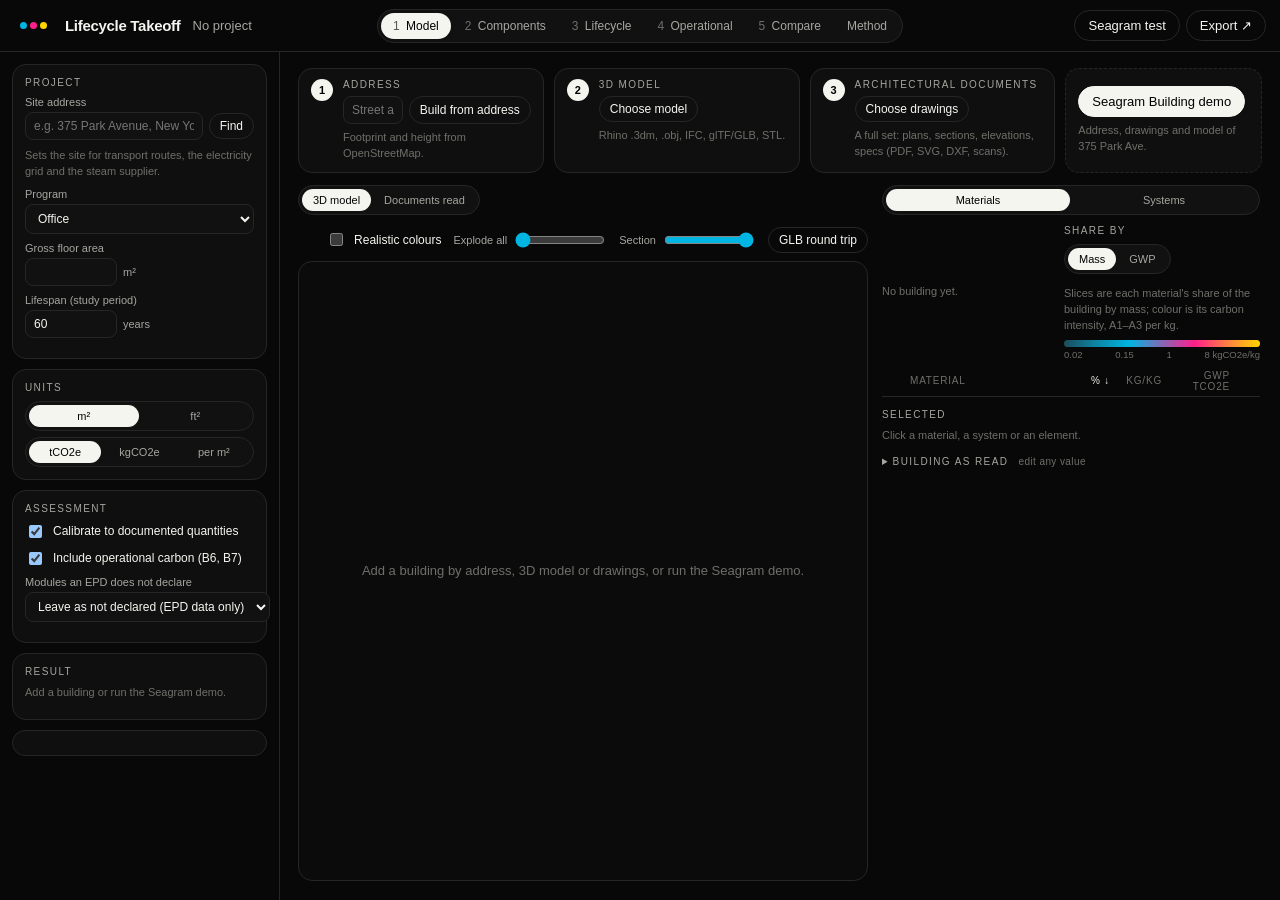
<file: lifecycle-takeoff/index.html>
<!doctype html>
<html lang="en">
<head>
  <meta charset="utf-8">
  <meta name="viewport" content="width=device-width,initial-scale=1,viewport-fit=cover">
  <title>Lifecycle Takeoff</title>
  <meta name="description" content="Lifecycle Takeoff: build a model from an address, a 3D file or a drawing set, break the building into components and materials, count every EN 15978 module from real EPDs, model operational carbon by system, and compare reuse and rebuild scenarios. Tested on Mies van der Rohe's Seagram Building.">
  <link rel="icon" href="data:," type="image/svg+xml">
  <link rel="stylesheet" href="./styles.css">
  <meta name="theme-color" content="#080808">
  <script type="importmap">
    {
      "imports": {
        "three": "https://cdn.jsdelivr.net/npm/three@0.180.0/build/three.module.js",
        "three/addons/": "https://cdn.jsdelivr.net/npm/three@0.180.0/examples/jsm/"
      }
    }
  </script>
</head>
<body>
<div class="lt-app">
  <header class="lt-top">
    <div class="lt-brand">
      <a class="lt-home" href="/" aria-label="Back to home"><i></i><i></i><i></i></a>
      <span class="lt-logo">Lifecycle Takeoff</span>
      <span class="lt-project" id="projectName">No project</span>
    </div>
    <nav class="lt-tabs" role="tablist" aria-label="Views">
      <button role="tab" data-tab="model" aria-selected="true"><b>1</b> Model</button>
      <button role="tab" data-tab="components" aria-selected="false"><b>2</b> Components</button>
      <button role="tab" data-tab="lifecycle" aria-selected="false"><b>3</b> Lifecycle</button>
      <button role="tab" data-tab="operational" aria-selected="false"><b>4</b> Operational</button>
      <button role="tab" data-tab="compare" aria-selected="false"><b>5</b> Compare</button>
      <button role="tab" data-tab="method" aria-selected="false">Method</button>
    </nav>
    <div class="lt-actions">
      <button class="lt-btn" id="btnSeagram" type="button">Seagram test</button>
      <div class="lt-menu-wrap">
        <button class="lt-btn" id="btnExport" type="button" aria-haspopup="menu" aria-expanded="false">Export ↗</button>
        <div class="lt-menu" id="exportMenu" role="menu" hidden>
          <button role="menuitem" data-export="csv">Lifecycle table · CSV <small>every module, ND where not declared</small></button>
          <button role="menuitem" data-export="json">Takeoff · JSON <small>building, components, EPDs, results</small></button>
          <button role="menuitem" data-export="glb">3D model · GLB <small>quantities embedded</small></button>
          <button role="menuitem" data-export="png">3D view · PNG</button>
        </div>
      </div>
    </div>
  </header>

  <aside class="lt-side" id="side" aria-label="Project inputs">
    <section class="lt-card">
      <div class="lt-k">Project</div>
      <label class="lt-field">Site address
        <span class="lt-addr"><input type="text" id="addrIn" placeholder="e.g. 375 Park Avenue, New York" autocomplete="street-address"><button class="lt-btn small" id="btnAddr" type="button">Find</button></span>
      </label>
      <p class="lt-fine" id="addrInfo">Sets the site for transport routes, the electricity grid and the steam supplier.</p>
      <label class="lt-field">Program <select id="programIn"></select></label>
      <label class="lt-field">Gross floor area <span><input type="number" id="gfaIn" min="0" step="100"> <b class="lt-unit" data-area-unit>m²</b></span></label>
      <label class="lt-field">Lifespan (study period) <span><input id="rsp" type="number" min="10" max="120" step="5" value="60"> years</span></label>
    </section>
    <section class="lt-card">
      <div class="lt-k">Units</div>
      <div class="lt-seg wide" role="group" aria-label="Area units" id="areaSeg"><button type="button" data-area="m2" aria-pressed="true">m²</button><button type="button" data-area="ft2" aria-pressed="false">ft²</button></div>
      <div class="lt-seg wide" role="group" aria-label="GWP units" id="gwpSeg" style="margin-top:6px"><button type="button" data-gwp="t" aria-pressed="true">tCO2e</button><button type="button" data-gwp="kg" aria-pressed="false">kgCO2e</button><button type="button" data-gwp="area" aria-pressed="false">per <span data-area-unit>m²</span></button></div>
    </section>
    <section class="lt-card">
      <div class="lt-k">Assessment</div>
      <label class="lt-check"><input type="checkbox" id="calibrate" checked> Calibrate to documented quantities</label>
      <label class="lt-check"><input type="checkbox" id="operational" checked> Include operational carbon (B6, B7)</label>
      <label class="lt-field">Modules an EPD does not declare
        <select id="fillIn"><option value="nd">Leave as not declared (EPD data only)</option><option value="fill">Fill with project scenarios</option></select>
      </label>
    </section>
    <section class="lt-card" id="summary"></section>
    <section class="lt-card" id="dqCard"></section>
  </aside>

  <main class="lt-main">
    <section class="lt-view" id="view-model" role="tabpanel">
      <div class="lt-inputs" aria-label="Add a building">
        <div class="lt-in"><b>1</b><div><div class="lt-k">Address</div><span class="lt-addr"><input type="text" id="addrIn2" placeholder="Street address"><button class="lt-btn small" id="btnAddr2" type="button">Build from address</button></span><p class="lt-fine">Footprint and height from OpenStreetMap.</p></div></div>
        <div class="lt-in"><b>2</b><div><div class="lt-k">3D model</div><label class="lt-btn small file">Choose model<input id="modelIn" type="file" accept=".3dm,.obj,.ifc,.glb,.gltf,.stl"></label><p class="lt-fine">Rhino .3dm, .obj, IFC, glTF/GLB, STL.</p></div></div>
        <div class="lt-in"><b>3</b><div><div class="lt-k">Architectural documents</div><label class="lt-btn small file">Choose drawings<input id="fileIn" type="file" multiple accept=".pdf,.svg,.dxf,.png,.jpg,.jpeg,.webp"></label><p class="lt-fine">A full set: plans, sections, elevations, specs (PDF, SVG, DXF, scans).</p></div></div>
        <div class="lt-in demo"><button class="lt-btn primary" id="btnSeagram2" type="button">Seagram Building demo</button><p class="lt-fine">Address, drawings and model of 375 Park Ave.</p></div>
      </div>
      <div class="lt-model">
        <div class="lt-stage">
          <div class="lt-stagebar">
            <span class="lt-seg" role="group" aria-label="View"><button type="button" data-stage="3d" aria-pressed="true">3D model</button><button type="button" data-stage="docs" aria-pressed="false">Documents read</button></span>
            <span class="lt-stagetools" id="tools3d">
              <label class="lt-check"><input type="checkbox" id="realistic"> Realistic colours</label>
              <label class="lt-mini">Explode all <input type="range" id="explode" min="0" max="1" step="0.01" value="0"></label>
              <label class="lt-mini">Section <input type="range" id="cut" min="0" max="1" step="0.005" value="1"></label>
              <button class="lt-btn small" id="btnRoundtrip" type="button" title="Export the model as GLB with its quantities, then read it back">GLB round trip</button>
            </span>
          </div>
          <div class="lt-viewer" id="viewer"><div class="lt-viewer-msg" id="viewerMsg">Add a building by address, 3D model or drawings, or run the Seagram demo.</div></div>
          <div class="lt-docs" id="docsPane" hidden>
            <div class="lt-read">
              <div class="lt-sheets" id="sheetStrip" role="listbox" aria-label="Sheets"></div>
              <div class="lt-sheetview">
                <div class="lt-sheettools">
                  <span class="lt-k" id="sheetTitle"></span>
                  <span class="lt-seg" role="group" aria-label="Overlay"><button type="button" data-ov="1" aria-pressed="true">Show what was read</button></span>
                  <button class="lt-btn small" type="button" id="btnAI">Read with AI</button>
                </div>
                <div class="lt-canvas" id="sheetCanvas"></div>
              </div>
              <div class="lt-readinfo">
                <div class="lt-k">Found on this sheet</div>
                <ul class="lt-found" id="foundList"></ul>
                <div id="aiBox"></div>
              </div>
            </div>
          </div>
          <p class="lt-fine" id="modelInfo"></p>
        </div>
        <div class="lt-mside">
          <div class="lt-seg wide" role="tablist" aria-label="Breakdown" id="mSub"><button type="button" data-msub="materials" aria-pressed="true">Materials</button><button type="button" data-msub="systems" aria-pressed="false">Systems</button></div>
          <div class="lt-ringrow"><div id="mRing"></div><div class="lt-ringside"><div class="lt-k">Share by</div><div class="lt-seg" role="group" aria-label="Share basis" id="mBasis"><button type="button" data-basis="mass" aria-pressed="true">Mass</button><button type="button" data-basis="gwp" aria-pressed="false">GWP</button></div><div id="mLegend"></div></div></div>
          <div class="lt-mlisthead" id="mHead"></div>
          <div id="mList" class="lt-mlist"></div>
          <div class="lt-k" style="margin-top:12px">Selected</div>
          <div id="pickInfo" class="lt-fine">Click a material, a system or an element.</div>
          <details class="lt-prov-wrap" id="provWrap"><summary>Building as read <span class="lt-dim">edit any value</span></summary><div id="provTable"></div></details>
          <div id="modelReport"></div>
        </div>
      </div>
    </section>

    <section class="lt-view" id="view-components" role="tabpanel" hidden>
      <div class="lt-ctools">
        <span class="lt-seg" role="group" aria-label="View" id="cView"><button type="button" data-cview="pyramid" aria-pressed="true">Pyramid</button><button type="button" data-cview="table" aria-pressed="false">Table</button></span>
        <span class="lt-k" style="margin:0">Sort and scale by</span>
        <span class="lt-seg" role="group" aria-label="Sort" id="cSort"><button type="button" data-csort="code" aria-pressed="false">Code</button><button type="button" data-csort="qty" aria-pressed="false">Quantity</button><button type="button" data-csort="mass" aria-pressed="false">Mass</button><button type="button" data-csort="gwp" aria-pressed="true">GWP</button><button type="button" data-csort="int" aria-pressed="false">GWP per kg</button></span>
        <span id="cFilter" class="lt-chips"></span>
      </div>
      <div class="lt-csplit">
        <div id="compPyr"></div>
        <div id="compTable"></div>
        <aside class="lt-cdetail" id="compDetail"></aside>
      </div>
      <div id="calBox"></div>
    </section>

    <section class="lt-view" id="view-lifecycle" role="tabpanel" hidden>
      <div class="lt-lchead">
        <div id="letiBox"></div>
        <div class="lt-lcctl">
          <span class="lt-seg" role="group" aria-label="Rows" id="lcRows"><button type="button" data-lcrows="materials" aria-pressed="true">By material</button><button type="button" data-lcrows="components" aria-pressed="false">By component</button></span>
          <div class="lt-legend" id="lcLegend"></div>
        </div>
      </div>
      <div id="stageBars"></div>
      <div class="lt-lcgrid">
        <div class="lt-tablewrap" id="lcWrap"><table class="lt-lc" id="lcTable"></table></div>
        <aside class="lt-mapcard"><div class="lt-k">Where it happens <span class="lt-dim" id="mapWhat">roll over a cell</span></div><div id="worldMap" class="lt-map"></div><div id="mapNote" class="lt-fine"></div></aside>
      </div>
      <div class="lt-split three">
        <div><div class="lt-k">Hotspots</div><div id="hotspots"></div></div>
        <div><div class="lt-k">EPD coverage</div><div id="byMat"></div></div>
        <div><div class="lt-k">Notes on this result</div><div id="lcNotes"></div></div>
      </div>
    </section>

    <section class="lt-view" id="view-operational" role="tabpanel" hidden>
      <div class="lt-ophead" id="opHead"></div>
      <div class="lt-opgrid">
        <div><div class="lt-k">Systems by end use <span class="lt-dim">mechanical system · passive measures · energy source</span></div><div id="opTable"></div></div>
        <div id="opViz"></div>
      </div>
      <div class="lt-split" style="margin-top:18px"><div id="opArea"></div><div id="opCross"></div></div>
      <div id="opNotes" class="lt-fine"></div>
    </section>

    <section class="lt-view" id="view-compare" role="tabpanel" hidden>
      <div class="lt-builder" id="builder"></div>
      <div class="lt-k" style="margin-top:20px">Saved scenarios <span class="lt-dim">same takeoff, same EPDs, same energy model</span></div>
      <div id="compareChart"></div>
      <div id="compareTable"></div>
      <p class="lt-fine" id="compareNote"></p>
    </section>

    <section class="lt-view lt-prose" id="view-method" role="tabpanel" hidden></section>
  </main>
</div>
<div class="lt-tip" id="tip" role="tooltip" hidden></div>
<div class="lt-toast" id="toast" role="status" aria-live="polite" hidden></div>
<script type="module" src="./app.js"></script>
</body>
</html>
</file>
<file: lifecycle-takeoff/styles.css>
/* Lifecycle Takeoff — the site's language: near-black panels, Arial, CMY dot accents */
:root{color-scheme:dark;--bg:#080808;--panel:#0f0f0f;--panel2:#151515;--line:#262626;--line2:#333;--text:#f5f5f0;--muted:#a6a6a0;--dim:#6f6f6a;--c:#00B5E2;--m:#FF1F8B;--y:#FFD600;--top:52px;
  --s-product:#00B5E2;--s-construction:#7fd8ee;--s-use:#FF1F8B;--s-operational:#ff8cc4;--s-eol:#FFD600;--s-d:#7a7a75}
*{box-sizing:border-box}
html,body{margin:0;height:100%;background:var(--bg);color:var(--text);font-family:Arial,Helvetica,sans-serif;font-size:13px}
body{overflow:hidden}
button,input,select{font:inherit;color:inherit}
[hidden]{display:none!important}
:focus-visible{outline:2px solid var(--c);outline-offset:2px}
.lt-app{display:grid;grid-template-columns:280px minmax(0,1fr);grid-template-rows:var(--top) minmax(0,1fr);height:100vh;height:100dvh}

.lt-top{grid-column:1/-1;display:grid;grid-template-columns:minmax(0,1fr) auto minmax(0,1fr);align-items:center;gap:14px;padding:0 14px;border-bottom:1px solid var(--line)}
.lt-brand{display:flex;align-items:center;gap:12px;min-width:0}
.lt-home{display:inline-flex;gap:3px;padding:6px;border-radius:999px}
.lt-home i{width:7px;height:7px;border-radius:50%;background:var(--c)}.lt-home i:nth-child(2){background:var(--m)}.lt-home i:nth-child(3){background:var(--y)}
.lt-home:hover{background:#1a1a1a}
.lt-logo{font-weight:700;font-size:15px;letter-spacing:-.02em;white-space:nowrap}
.lt-project{color:var(--muted);white-space:nowrap;overflow:hidden;text-overflow:ellipsis}
.lt-tabs{display:flex;gap:2px;background:#111;border:1px solid var(--line);border-radius:999px;padding:3px}
.lt-tabs button{border:0;background:transparent;border-radius:999px;padding:6px 12px;cursor:pointer;color:var(--muted);font-size:12px;white-space:nowrap}
.lt-tabs button b{font-weight:400;color:var(--dim);margin-right:3px}
.lt-tabs button[aria-selected="true"]{background:var(--text);color:#000}.lt-tabs button[aria-selected="true"] b{color:#555}
.lt-actions{display:flex;justify-content:flex-end;gap:6px;align-items:center}
.lt-btn{display:inline-flex;align-items:center;gap:6px;border:1px solid var(--line);background:transparent;border-radius:999px;padding:7px 13px;cursor:pointer;white-space:nowrap;color:var(--text);text-decoration:none}
.lt-btn:hover{border-color:#555}.lt-btn:disabled{opacity:.35;cursor:default}
.lt-btn.primary{background:var(--text);color:#000;border-color:var(--text)}.lt-btn.primary:hover{background:#fff}
.lt-btn.small{padding:5px 10px;font-size:12px}
.lt-btn.file{position:relative;overflow:hidden}.lt-btn.file input{position:absolute;inset:0;opacity:0;cursor:pointer}
.lt-link{color:var(--c);text-decoration:underline;text-underline-offset:3px}
.lt-menu-wrap{position:relative}
.lt-menu{position:absolute;right:0;top:calc(100% + 6px);min-width:280px;background:#111;border:1px solid var(--line2);border-radius:14px;padding:6px;box-shadow:0 18px 50px rgba(0,0,0,.5);z-index:20}
.lt-menu button{display:flex;justify-content:space-between;gap:12px;width:100%;text-align:left;background:transparent;border:0;border-radius:9px;padding:9px 10px;cursor:pointer}
.lt-menu button:hover{background:#1c1c1c}.lt-menu small{color:var(--dim)}

.lt-side{border-right:1px solid var(--line);overflow:auto;padding:12px;display:flex;flex-direction:column;gap:10px}
.lt-card{background:var(--panel);border:1px solid var(--line);border-radius:14px;padding:12px}
.lt-k{font-size:10px;letter-spacing:.14em;text-transform:uppercase;color:var(--muted);margin-bottom:8px}
.lt-dim{color:var(--dim);letter-spacing:.04em;text-transform:none;margin-left:6px}
.lt-field{display:grid;gap:4px;color:var(--muted);font-size:11px;margin:8px 0}
.lt-field span{display:flex;align-items:center;gap:6px;color:var(--muted)}
.lt-field input[type=number]{width:92px}
.lt-check{display:flex;gap:8px;align-items:center;font-size:12px;margin:8px 0;color:var(--text)}
select,input[type=number],input[type=text]{background:#111;border:1px solid var(--line);border-radius:8px;padding:6px 8px;font-size:12px;color:var(--text)}
input[type=range]{width:100%;accent-color:var(--c)}
.lt-big{font-size:30px;letter-spacing:-.03em;line-height:1}
.lt-big small{font-size:12px;color:var(--muted);letter-spacing:0;margin-left:4px}
.lt-band{display:inline-flex;align-items:center;justify-content:center;min-width:34px;height:26px;padding:0 8px;border-radius:999px;font-weight:700;color:#000;font-size:13px}
.lt-stat{display:flex;justify-content:space-between;gap:8px;padding:5px 0;border-top:1px solid var(--line);font-size:12px}
.lt-stat:first-of-type{border-top:0}
.lt-stat span{color:var(--muted)}.lt-stat b{font-weight:400;font-variant-numeric:tabular-nums}
.lt-fine{color:var(--dim);font-size:11px;line-height:1.45;margin:6px 0}
.lt-dqbar{display:flex;height:8px;border-radius:999px;overflow:hidden;margin:6px 0}
.lt-dqrow{display:flex;justify-content:space-between;font-size:11px;color:var(--muted);padding:2px 0}
.lt-dot{display:inline-block;width:8px;height:8px;border-radius:50%;margin-right:6px;vertical-align:middle}

.lt-main{overflow:auto;min-width:0}
.lt-view{padding:16px 18px 40px}
.lt-empty{max-width:760px;margin:8vh auto 0}
.lt-empty h2{font-size:34px;font-weight:500;letter-spacing:-.035em;line-height:1.05;margin:0 0 14px}
.lt-empty p{color:var(--muted);font-size:14px;line-height:1.55}

.lt-read{display:grid;grid-template-columns:130px minmax(0,1fr) 300px;gap:12px;height:100%}
.lt-sheets{display:flex;flex-direction:column;gap:8px;overflow:auto}
.lt-sheet{border:1px solid var(--line);border-radius:10px;background:var(--panel);padding:6px;cursor:pointer;text-align:left}
.lt-sheet[aria-selected="true"]{border-color:var(--c)}
.lt-sheet img,.lt-sheet .thumb{width:100%;aspect-ratio:1189/841;object-fit:contain;background:#fff;border-radius:6px;display:block}
.lt-sheet span{display:block;font-size:11px;margin-top:5px;color:var(--muted)}
.lt-sheet b{font-weight:700;color:var(--text);margin-right:4px}
.lt-sheetview{display:flex;flex-direction:column;min-width:0;min-height:0;overflow:auto}
.lt-sheettools{display:flex;align-items:center;gap:10px;margin-bottom:8px}
.lt-sheettools .lt-k{margin:0;flex:1}
.lt-canvas{flex:none;width:100%;aspect-ratio:1189/841;background:#fff;border-radius:12px;overflow:hidden;position:relative}
.lt-canvas svg,.lt-canvas img{width:100%;height:100%;object-fit:contain;display:block}
.lt-canvas .ov{position:absolute;inset:0;pointer-events:none}
.lt-readinfo{overflow:auto;min-height:0}
.lt-found{margin:0;padding:0;list-style:none}
.lt-found li{padding:6px 0 6px 16px;border-top:1px solid var(--line);position:relative;line-height:1.4}
.lt-found li::before{content:"";position:absolute;left:0;top:11px;width:7px;height:7px;border-radius:50%;background:var(--c)}
.lt-found li.warn::before{background:var(--y)}
.lt-prov{width:100%;border-collapse:collapse;font-size:12px}
.lt-prov td{padding:5px 4px;border-top:1px solid var(--line);vertical-align:top}
.lt-prov td:first-child{color:var(--muted);width:36%}
.lt-prov .src{display:block;color:var(--dim);font-size:10.5px;margin-top:2px}
.lt-prov .assumed{color:var(--y)}
.lt-prov input,.lt-prov select{width:100%}
.lt-pill{display:inline-block;font-size:10px;border-radius:999px;padding:1px 7px;border:1px solid var(--line2);color:var(--muted);margin-left:4px}
.lt-pill.ok{border-color:var(--c);color:var(--c)}.lt-pill.warn{border-color:var(--y);color:var(--y)}.lt-pill.bad{border-color:var(--m);color:var(--m)}

.lt-split{display:grid;grid-template-columns:minmax(0,1.6fr) minmax(0,1fr);gap:20px}
.lt-split.three{grid-template-columns:repeat(3,minmax(0,1fr));margin-top:18px}
table{border-collapse:collapse;width:100%}
.lt-ct td,.lt-ct th{padding:6px 6px;border-top:1px solid var(--line);text-align:left;vertical-align:top;font-size:12px}
.lt-ct th{color:var(--dim);font-weight:400;font-size:10px;text-transform:uppercase;letter-spacing:.1em;border-top:0}
.lt-ct td.n,.lt-ct th.n{text-align:right;font-variant-numeric:tabular-nums;white-space:nowrap}
.lt-ct tr.grp td{color:var(--muted);font-size:10px;text-transform:uppercase;letter-spacing:.12em;padding-top:14px;border-top:0}
.lt-ct tr.row{cursor:pointer}.lt-ct tr.row:hover td{background:#121212}
.lt-ct tr.sel td{background:#1a0d14}
.lt-ct tr.method td{color:var(--dim);font-size:11px;border-top:0;padding-top:0;line-height:1.45}
.lt-dq{display:inline-block;width:18px;height:18px;border-radius:50%;text-align:center;line-height:18px;font-size:10px;font-weight:700;color:#000}
.dq-A{background:var(--c)}.dq-B{background:#7fd8ee}.dq-C{background:#d0d0c8}.dq-D{background:var(--y)}
.lt-epd input{width:72px}
.lt-cal{background:var(--panel);border:1px solid var(--line);border-radius:12px;padding:12px}
.lt-calrow{display:grid;grid-template-columns:1fr auto auto auto;gap:10px;padding:6px 0;border-top:1px solid var(--line);font-size:12px;align-items:center}
.lt-calrow:first-of-type{border-top:0}
.lt-calrow span{font-variant-numeric:tabular-nums;color:var(--muted)}

.lt-lchead{display:flex;justify-content:space-between;align-items:flex-start;gap:16px;margin-bottom:12px}
.lt-seg{display:inline-flex;background:#111;border:1px solid var(--line);border-radius:999px;padding:3px;gap:2px}
.lt-seg button{border:0;background:transparent;border-radius:999px;padding:5px 11px;font-size:11px;color:var(--muted);cursor:pointer}
.lt-seg button[aria-pressed="true"]{background:var(--text);color:#000}
.lt-seg.wide{display:flex}.lt-seg.wide button{flex:1}
.lt-leti{min-width:min(560px,100%)}
.lt-leti .scale{display:flex;height:22px;border-radius:6px;overflow:hidden;position:relative;margin:8px 0 4px}
.lt-leti .scale div{flex:1;font-size:10px;display:flex;align-items:center;justify-content:center;color:#000;font-weight:700}
.lt-leti .mark{position:absolute;top:-4px;bottom:-4px;width:3px;background:#fff;border-radius:2px;box-shadow:0 0 0 2px #000}
.lt-leti .range{position:absolute;top:9px;height:4px;background:rgba(255,255,255,.75)}
.lt-leti .ticks{display:flex;justify-content:space-between;color:var(--dim);font-size:10px}
.lt-bars{display:grid;gap:8px;margin:6px 0 16px}
.lt-bar{display:grid;grid-template-columns:150px minmax(0,1fr) 110px;gap:10px;align-items:center;font-size:12px}
.lt-bar .track{height:16px;background:#121212;border-radius:4px;position:relative;overflow:hidden;display:flex}
.lt-bar .track i{height:100%;display:block}
.lt-bar b{font-weight:400;text-align:right;font-variant-numeric:tabular-nums}
.lt-bar .lbl{color:var(--muted)}
.lt-legend{display:flex;flex-wrap:wrap;gap:12px;font-size:11px;color:var(--muted);margin:4px 0 10px}
.lt-tablewrap{overflow:auto;border:1px solid var(--line);border-radius:12px;max-height:62vh}
.lt-lc{font-size:11.5px}
.lt-lc th,.lt-lc td{padding:5px 7px;white-space:nowrap;border-top:1px solid #1d1d1d;text-align:right;font-variant-numeric:tabular-nums}
.lt-lc th{position:sticky;top:0;background:#101010;z-index:2;color:var(--muted);font-weight:400}
.lt-lc thead tr:first-child th{top:0;font-size:9.5px;text-transform:uppercase;letter-spacing:.1em}
.lt-lc thead tr:nth-child(2) th{top:24px}
.lt-lc td:first-child,.lt-lc th:first-child,.lt-lc td:nth-child(2),.lt-lc th:nth-child(2){text-align:left}
.lt-lc td:nth-child(2){position:sticky;left:0;background:var(--bg);max-width:260px;overflow:hidden;text-overflow:ellipsis;z-index:1}
.lt-lc tr.grp td{color:var(--muted);font-size:10px;text-transform:uppercase;letter-spacing:.12em;padding-top:12px;text-align:left}
.lt-lc tr.tot td{font-weight:700;border-top:1px solid #444;background:#111}
.lt-lc tr.tot td:nth-child(2){background:#111}
.lt-lc tr.row{cursor:pointer}.lt-lc tr.row:hover td{background:#141414}
.lt-lc tr.sel td{background:#1a0d14}
.lt-lc td.z{color:#3d3d3a}
.lt-lc .neg{color:#8fdcf0}

.lt-model{display:grid;grid-template-columns:minmax(0,1fr) 380px;gap:14px;height:calc(100dvh - var(--top) - 140px);min-height:520px}
.lt-viewer{position:relative;border-radius:14px;overflow:hidden;border:1px solid var(--line);background:#0b0b0b;min-height:300px}
.lt-viewer canvas{display:block}
.lt-viewer-msg{position:absolute;inset:0;display:grid;place-items:center;color:var(--dim);pointer-events:none;text-align:center;padding:20px}

.lt-row{display:flex;gap:6px;flex-wrap:wrap;margin:8px 0}
.lt-sw{display:flex;align-items:center;gap:6px;font-size:11px;color:var(--muted);margin:3px 0}
.lt-sw i{width:10px;height:10px;border-radius:3px}

.lt-cmp{display:grid;gap:10px;margin:10px 0 18px}
.lt-cmprow{display:grid;grid-template-columns:230px minmax(0,1fr) 120px;gap:12px;align-items:center}
.lt-cmprow .name{font-size:12px}.lt-cmprow .name small{display:block;color:var(--dim);font-size:10.5px;margin-top:2px;line-height:1.35}
.lt-cmprow .track{height:22px;position:relative;background:#101010;border-radius:5px;display:flex;overflow:hidden}
.lt-cmprow .track i{display:block;height:100%}
.lt-cmprow b{font-weight:400;text-align:right;font-variant-numeric:tabular-nums}
.lt-cmprow.existing .name{color:var(--y)}

.lt-prose{max-width:860px;line-height:1.6;font-size:13.5px;color:#dcdcd6}
.lt-prose h2{font-size:26px;font-weight:500;letter-spacing:-.03em;color:var(--text);margin:8px 0 10px}
.lt-prose h3{font-size:12px;letter-spacing:.14em;text-transform:uppercase;color:var(--muted);margin:26px 0 8px;font-weight:400}
.lt-prose a{color:var(--c)}
.lt-prose table td,.lt-prose table th{border-top:1px solid var(--line);padding:6px 8px;text-align:left;vertical-align:top;font-size:12.5px}
.lt-prose table th{color:var(--muted);font-weight:400}

.lt-toast{position:fixed;bottom:18px;left:50%;transform:translateX(-50%);background:#111;border:1px solid var(--line2);border-radius:999px;padding:9px 16px;z-index:50;max-width:90vw}
.lt-spin{display:inline-block;width:10px;height:10px;border-radius:50%;border:2px solid var(--c);border-right-color:transparent;animation:sp .8s linear infinite;vertical-align:middle;margin-right:6px}
@keyframes sp{to{transform:rotate(360deg)}}


/* side bar inputs */
.lt-addr{display:flex;gap:6px}.lt-addr input{flex:1;min-width:0}
.lt-side input[type=text]{width:100%}
.lt-unit{font-weight:400;color:var(--muted)}
.lt-cov{display:grid;grid-template-columns:46px 1fr 34px;gap:6px;align-items:center;font-size:11px;color:var(--muted);margin:3px 0}
.lt-cov i{height:6px;background:#1c1c1c;border-radius:4px;overflow:hidden;display:block}.lt-cov i b{display:block;height:100%;background:var(--c)}
.lt-cov em{font-style:normal;text-align:right;font-variant-numeric:tabular-nums}

/* model tab */
.lt-inputs{display:grid;grid-template-columns:repeat(3,minmax(0,1fr)) minmax(0,.8fr);gap:10px;margin-bottom:12px}
.lt-in{display:flex;gap:10px;background:var(--panel);border:1px solid var(--line);border-radius:14px;padding:10px 12px;min-width:0}
.lt-in>b{flex:none;width:22px;height:22px;border-radius:50%;background:var(--text);color:#000;display:grid;place-items:center;font-size:11px}
.lt-in>div{min-width:0;flex:1}.lt-in .lt-k{margin-bottom:6px}.lt-in .lt-fine{margin:6px 0 0}
.lt-in.demo{flex-direction:column;justify-content:center;align-items:flex-start;gap:0;border-style:dashed}
.lt-stage{display:flex;flex-direction:column;min-width:0;min-height:0}
.lt-stagebar{display:flex;align-items:center;gap:12px;flex-wrap:wrap;margin-bottom:8px}
.lt-stagetools{display:flex;align-items:center;gap:12px;flex-wrap:wrap;margin-left:auto}
.lt-stagetools .lt-check{margin:0}
.lt-mini{display:flex;align-items:center;gap:6px;font-size:11px;color:var(--muted)}.lt-mini input{width:90px}
.lt-stage .lt-viewer{flex:1}
.lt-docs{flex:1;min-height:0;overflow:auto}
.lt-mside{overflow:auto;min-height:0;padding-right:2px}
.lt-ringrow{display:grid;grid-template-columns:170px minmax(0,1fr);gap:12px;align-items:center;margin:10px 0}
.lt-ring path{cursor:pointer;transition:opacity .15s}.lt-ring path.dim{opacity:.28}
.lt-ring .c1{fill:var(--text);font-size:17px}.lt-ring .c2{fill:var(--muted);font-size:9.5px}
.lt-ringside .lt-seg{margin-bottom:6px}
.lt-ramp{display:grid;grid-template-columns:repeat(4,auto);justify-content:space-between;font-size:9.5px;color:var(--dim);gap:2px}
.lt-ramp i{grid-column:1/-1;height:7px;border-radius:4px}
.lt-mlisthead,.lt-mrow{display:grid;grid-template-columns:22px minmax(0,1fr) 44px 46px 62px 24px;gap:6px;align-items:center}
.lt-mlisthead{font-size:10px;color:var(--dim);text-transform:uppercase;letter-spacing:.08em;padding:0 0 4px;border-bottom:1px solid var(--line)}
.lt-mlisthead button{background:none;border:0;color:inherit;font:inherit;text-transform:inherit;letter-spacing:inherit;cursor:pointer;text-align:left;padding:0}
.lt-mlisthead button.n{text-align:right}.lt-mlisthead button.on{color:var(--text)}
.lt-mrow{padding:6px 0;border-bottom:1px solid var(--line);cursor:pointer;font-size:12px}
.lt-mrow:hover{background:#111}.lt-mrow.sel{background:#1a0d14}.lt-mrow.off{opacity:.45}
.lt-mrow .n{text-align:right;font-variant-numeric:tabular-nums}
.lt-mrow .nm{display:flex;gap:7px;align-items:center;min-width:0}.lt-mrow .nm>span{min-width:0}
.lt-mrow b{font-weight:400;display:block;white-space:nowrap;overflow:hidden;text-overflow:ellipsis}.lt-mrow small{color:var(--dim);font-size:10px;display:block;white-space:nowrap;overflow:hidden;text-overflow:ellipsis}
.lt-mrow .sw{flex:none;width:10px;height:10px;border-radius:3px}
.lt-mrow .eye,.lt-mrow .xpl{background:none;border:1px solid var(--line);border-radius:6px;color:var(--muted);cursor:pointer;width:22px;height:22px;padding:0;font-size:11px}
.lt-mrow .xpl.on{border-color:var(--y);color:var(--y)}
.lt-pickimg{float:right;width:64px;height:48px;object-fit:cover;border-radius:6px;margin:0 0 6px 8px}
.lt-prov-wrap{margin-top:12px}.lt-prov-wrap summary{cursor:pointer;font-size:10px;letter-spacing:.14em;text-transform:uppercase;color:var(--muted)}

/* images */
.lt-thumb{width:34px;height:26px;object-fit:cover;border-radius:4px;display:inline-block;background:#1c1c1c;vertical-align:middle}
.lt-thumb.none{background:repeating-linear-gradient(45deg,#161616 0 4px,#1d1d1d 4px 8px)}
.lt-sub{display:block;color:var(--dim);font-size:10.5px;margin-top:2px}

/* components */
.lt-ctools{display:flex;align-items:center;gap:12px;flex-wrap:wrap;margin-bottom:12px}
.lt-chips{display:inline-flex;flex-wrap:wrap;gap:4px}
.lt-chips button{border:1px solid var(--line);background:transparent;border-radius:999px;padding:4px 10px;font-size:11px;color:var(--muted);cursor:pointer}
.lt-chips button.on{border-color:var(--text);color:var(--text)}
.lt-chips.small button{padding:3px 8px;font-size:10.5px}.lt-chips em{font-style:normal;color:var(--dim)}
.lt-csplit{display:grid;grid-template-columns:minmax(0,1fr) 440px;gap:18px;align-items:start}
.lt-csplit>#compPyr,.lt-csplit>#compTable{grid-column:1}.lt-cdetail{grid-column:2;grid-row:1 / span 2;position:sticky;top:0;background:var(--panel);border:1px solid var(--line);border-radius:14px;padding:14px;max-height:calc(100dvh - var(--top) - 120px);overflow:auto}
.lt-pyr{display:flex;flex-direction:column;align-items:center;gap:8px}
.lt-pyr .tier{width:var(--w);display:flex;flex-direction:column;align-items:center;gap:4px;border-top:1px solid var(--line);padding-top:6px}
.lt-pyr .tl{font-size:10px;color:var(--dim);letter-spacing:.06em}
.lt-pyr .tiles{display:flex;flex-wrap:wrap;justify-content:center;gap:6px}
.tile{width:118px;background:var(--panel);border:1px solid var(--line);border-bottom:3px solid var(--c);border-radius:10px;padding:5px;cursor:pointer;text-align:left;color:var(--text)}
.tile:hover{border-color:#555;border-bottom-color:var(--c)}.tile.sel{outline:2px solid var(--m)}
.tile .tim{width:100%;height:62px;object-fit:cover;border-radius:6px;display:block;background:#1a1a1a}
.tile .tim.none{height:62px}
.tile b{display:block;font-weight:400;font-size:11px;line-height:1.25;margin-top:5px}.tile small{display:block;color:var(--dim);font-size:10px;margin-top:2px}
.lt-chead{display:flex;gap:12px;align-items:flex-start}.lt-chead h3{margin:2px 0 0;font-size:17px;font-weight:500;letter-spacing:-.02em}
.lt-cimg{width:120px;height:84px;object-fit:cover;border-radius:8px;flex:none;background:#1a1a1a}.lt-cimg.none{display:block}
.lt-four{display:grid;grid-template-columns:1fr 1fr;gap:8px;margin-top:12px}
.lt-four>div{position:relative;border:1px solid var(--line);border-radius:10px;padding:9px 10px}
.lt-four .no{position:absolute;top:8px;right:9px;font-size:10px;color:var(--dim)}
.lt-four b{display:block;font-size:20px;font-weight:400;letter-spacing:-.02em}.lt-four small{display:block;color:var(--dim);font-size:10.5px;line-height:1.35}
.lt-four .lt-k{margin-bottom:4px}
.k-q{color:var(--c)}.k-f{color:var(--m)}.k-r{color:var(--y)}
.lt-method{font-size:12px;line-height:1.55;color:#cfcfc8;margin:4px 0}
.lt-legendk{margin-left:8px}.lt-legendk i{font-style:normal;text-transform:none;letter-spacing:0;margin-right:8px}
.lt-nest{display:grid;gap:2px}
.lt-nrow{display:grid;grid-template-columns:34px minmax(0,1fr) 70px 64px 74px;gap:8px;align-items:center;padding:6px 0;border-top:1px solid var(--line);cursor:pointer;font-size:12px}
.lt-nrow:hover{background:#121212}.lt-nrow.open{background:#151515}
.lt-nrow b{font-weight:400}.lt-nrow small{display:block;color:var(--dim);font-size:10.5px}
.lt-nrow .n{text-align:right;font-variant-numeric:tabular-nums}
.lt-nrow .bars{display:grid;gap:2px}.lt-nrow .bars i{display:block;height:4px;border-radius:2px}.lt-nrow .bm{background:var(--muted)}.lt-nrow .bg{background:var(--m)}
.lt-raw{display:grid;grid-template-columns:120px minmax(0,1fr);gap:10px;padding:8px 0 10px 42px;align-items:start}
.lt-rawlist>div{display:grid;grid-template-columns:34px 10px minmax(0,1fr) 48px;gap:6px;align-items:center;font-size:11.5px;padding:3px 0}
.lt-rawlist>div small{grid-column:3/-1;color:var(--dim);font-size:10px;margin-top:-3px}
.lt-pdf{color:var(--c);text-decoration:none;font-size:13px}

/* lifecycle */
.lt-lcctl{display:flex;flex-direction:column;align-items:flex-end;gap:8px}
.lt-lcgrid{display:grid;grid-template-columns:minmax(0,1fr) 320px;gap:14px;align-items:start}
.lt-mapcard{position:sticky;top:0;background:var(--panel);border:1px solid var(--line);border-radius:14px;padding:10px}
.lt-map{position:relative}
.lt-world{width:100%;display:block;background:#0b0b0b;border-radius:8px}
.lt-world .land{fill:#232321;stroke:#2e2e2b;stroke-width:.15}
.lt-world .pt{fill:var(--m);stroke:#000;stroke-width:.3}.lt-world .pt.raw{fill:var(--y)}.lt-world .pt.plant{fill:var(--c)}
.lt-world .sitept{fill:#fff;stroke:#000;stroke-width:.5}
.lt-world .lbl{fill:var(--text);font-size:3.4px;paint-order:stroke;stroke:#000;stroke-width:.8}
.lt-world .ax{fill:var(--dim);font-size:5px}
.lt-world .drag{cursor:grab}.lt-world .drag .halo{fill:rgba(0,181,226,.25)}.lt-world .drag .dot{fill:var(--c);stroke:#fff;stroke-width:.5}
.lt-world .route{fill:none;stroke:rgba(0,181,226,.35);stroke-width:.8}
.lt-world .route-flow{fill:none;stroke:var(--c);stroke-width:.9;stroke-dasharray:2 3;animation:flow 1.2s linear infinite}
@keyframes flow{to{stroke-dashoffset:-10}}
.lt-maptip{position:absolute;left:8px;bottom:8px;background:#111;border:1px solid var(--line2);border-radius:8px;padding:4px 8px;font-size:11px}
.lt-lc td.nm,.lt-lc th.nm{min-width:220px;max-width:260px}
.lt-lc td.nm b{font-weight:400;display:block;white-space:nowrap;overflow:hidden;text-overflow:ellipsis}.lt-lc td.nm small{display:block;color:var(--dim);font-size:10px;white-space:nowrap;overflow:hidden;text-overflow:ellipsis}
.lt-lc td.nm{position:sticky;left:0;background:var(--bg);z-index:1;text-align:left}
.lt-lc td.tg{color:var(--dim);width:14px}
.lt-lc th.stg{text-align:center;border-left:1px solid #222}
.lt-lc th[data-info]{cursor:help;text-decoration:underline dotted #555;text-underline-offset:3px}
.lt-lc th.bey{color:#9ad}
.lt-lc td.nd,.lt-lc .lg.nd{color:#5d5d58;font-size:10px;background:repeating-linear-gradient(45deg,transparent 0 3px,#151515 3px 6px)}
.lt-lc td.agg{text-align:center;background:rgba(0,181,226,.06)}.lt-lc td.agg small{color:var(--dim);font-size:9px}
.lt-lc td.derived{font-style:italic;color:#e3b3cf}.lt-lc td.scenario{color:#9cc6d3}
.lt-lc td.spent{color:var(--y);font-size:10px}.lt-lc td.noepd{color:#5d5d58}
.lt-lc td sup{font-size:8px;margin-left:1px}
.lt-lc td.ac{font-weight:700}
.lt-lc tr.exp td{background:#0d0d0d;white-space:normal;text-align:left;padding:12px}
.lt-lc tr.op td{background:#0f0f0f}
.lt-lc tr.open td{background:#131313}
.lt-mini-bar{display:flex;height:4px;margin-top:4px;max-width:200px;background:#161616;border-radius:2px;overflow:hidden}.lt-mini-bar i{display:block;height:100%}
.lt-legend .lg{display:inline-block;min-width:16px;height:12px;border-radius:3px;margin-right:5px;vertical-align:middle;text-align:center;font-style:normal;font-size:9px;line-height:12px}
.lt-legend .lg.declared{background:#2a2a28}.lt-legend .lg.agg{background:rgba(0,181,226,.25)}.lt-legend .lg.derived{color:#e3b3cf}.lt-legend .lg.scenario{color:#9cc6d3}
.lt-exp{display:grid;grid-template-columns:minmax(0,1fr) 300px;gap:16px;position:sticky;left:12px;width:calc(100vw - 280px - 36px - 334px - 30px);max-width:1200px}
.lt-procs{display:grid;grid-template-columns:repeat(auto-fill,minmax(170px,1fr));gap:8px}
.lt-proc{margin:0;background:var(--panel);border:1px solid var(--line);border-radius:10px;overflow:hidden}
.lt-proc img,.lt-proc .noimg{width:100%;height:96px;object-fit:cover;display:block;background:#181818}
.lt-proc figcaption{padding:7px 8px;font-size:11px;line-height:1.4;color:var(--muted)}
.lt-proc figcaption b{display:block;color:var(--text);font-weight:400;font-size:12px}
.lt-proc .mod{float:right;font-size:10px;color:var(--c);margin-left:6px}
.lt-proc small{display:block;color:var(--dim);font-size:9.5px;margin-top:4px}.lt-proc small a{color:inherit}
.lt-epdcard{font-size:12px;line-height:1.5;color:#d8d8d2}.lt-epdcard p{margin:4px 0}
.lt-declist{display:grid;gap:3px;font-size:11px;margin:6px 0}.lt-declist .ok{color:var(--c)}.lt-declist .nd{color:var(--dim)}
.lt-tip{position:fixed;z-index:60;max-width:290px;background:#111;border:1px solid var(--line2);border-radius:10px;padding:8px 10px;font-size:11.5px;line-height:1.45;color:var(--muted);pointer-events:none}
.lt-tip b{display:block;color:var(--text);font-weight:700;margin-bottom:2px}

/* operational */
.lt-kpis{display:flex;flex-wrap:wrap;gap:10px;margin-bottom:12px}
.lt-kpis>div{background:var(--panel);border:1px solid var(--line);border-radius:12px;padding:10px 12px;min-width:150px}
.lt-kpis span{display:block;font-size:10px;letter-spacing:.1em;text-transform:uppercase;color:var(--muted)}
.lt-kpis b{display:block;font-size:22px;font-weight:400;letter-spacing:-.02em;margin:3px 0}.lt-kpis small{color:var(--dim);font-size:10.5px}
.lt-kpis .bad{border-color:var(--m)}.lt-kpis .ok{border-color:var(--c)}
.lt-opctl{display:grid;grid-template-columns:1.3fr 1fr repeat(3,auto) 1fr;gap:12px;align-items:end;margin-bottom:14px}
.lt-opctl b{font-weight:400;display:block}.lt-opctl small{display:block;color:var(--dim);font-size:10.5px}
.lt-mix{display:flex;height:6px;border-radius:3px;overflow:hidden;margin-top:5px}.lt-mix i{display:block}
.lt-opgrid{display:grid;grid-template-columns:minmax(0,1.6fr) minmax(0,1fr);gap:20px}
.lt-optable select{max-width:200px}
.lt-optable td{vertical-align:middle}
.lt-split2{display:grid;gap:8px;margin:8px 0}
.lt-stack{display:grid;grid-template-columns:52px 1fr;align-items:center;gap:8px;font-size:11px;color:var(--muted)}
.lt-stack i{display:flex;height:22px;border-radius:5px;overflow:hidden}.lt-stack b{display:block}
.lt-area{width:100%;height:220px;display:block}
.lt-area .grid{stroke:#1d1d1d;stroke-width:1}.lt-area .ax{fill:var(--dim);font-size:10px}
.lt-area .limit{fill:none;stroke:#fff;stroke-width:1.5;stroke-dasharray:6 4}
.lt-wf{display:flex;gap:8px;height:170px;align-items:stretch;margin-top:22px}
.lt-wf .col{flex:1;position:relative;display:flex;flex-direction:column;justify-content:flex-end}
.lt-wf .bar{position:absolute;left:10%;right:10%;border-radius:3px}
.lt-wf b{position:absolute;left:0;right:0;font-weight:400;font-size:10.5px;text-align:center}
.lt-wf small{position:absolute;bottom:-16px;left:0;right:0;text-align:center;color:var(--dim);font-size:10px}
.lt-wf{padding-bottom:18px}

/* compare */
.lt-bgrid{display:grid;grid-template-columns:minmax(0,1.4fr) minmax(0,1.2fr) 280px;gap:14px}
.lt-bcol{background:var(--panel);border:1px solid var(--line);border-radius:14px;padding:12px}
.lt-brow{display:grid;grid-template-columns:76px minmax(0,1fr);gap:8px;align-items:start;padding:7px 0;border-top:1px solid var(--line)}
.lt-brow>span{color:var(--muted);font-size:12px;padding-top:4px}
.lt-opts{display:flex;flex-wrap:wrap;gap:4px}
.lt-opts button{border:1px solid var(--line);background:transparent;color:var(--muted);border-radius:8px;padding:5px 9px;font-size:11.5px;cursor:pointer;text-align:left}
.lt-opts button.on{border-color:var(--c);color:var(--text);background:rgba(0,181,226,.08)}
.lt-opts button:disabled{opacity:.3;cursor:default}
.lt-bcard{padding:4px 0 10px;border-bottom:1px solid var(--line);margin-bottom:10px}
.lt-bprev .lt-big small{display:block;margin:4px 0 0}
.lt-cmprow.mini{display:block;margin:10px 0}.lt-cmprow.mini .track{height:12px}
.lt-cmprow .acts{display:flex;gap:4px}
.lt-cmp .lt-cmprow{grid-template-columns:230px minmax(0,1fr) 120px auto}

@media (max-width:1100px){
  .lt-model,.lt-csplit,.lt-lcgrid,.lt-opgrid,.lt-bgrid,.lt-exp{grid-template-columns:1fr}
  .lt-cdetail{grid-column:1;grid-row:auto;position:static;max-height:none}
  .lt-exp{width:calc(100vw - 280px - 60px)}
  .lt-inputs{grid-template-columns:1fr 1fr}
  .lt-opctl{grid-template-columns:1fr 1fr}
  .lt-model{height:auto}.lt-stage .lt-viewer{height:56vh}
  .lt-read{grid-template-columns:110px minmax(0,1fr);height:auto}.lt-readinfo{grid-column:1/-1}
  .lt-split,.lt-split.three{grid-template-columns:1fr}
}
@media (max-width:820px){
  body{overflow:auto}
  .lt-app{grid-template-columns:1fr;grid-template-rows:auto auto auto;height:auto}
  .lt-top{grid-template-columns:1fr;gap:8px;padding:10px 16px}
  .lt-tabs{overflow-x:auto;justify-content:flex-start}
  .lt-actions{justify-content:flex-start;flex-wrap:wrap}
  .lt-side{border-right:0;border-bottom:1px solid var(--line);padding:12px 16px}
  .lt-main{overflow:visible}.lt-view{padding:14px 16px 40px}
  .lt-read{grid-template-columns:1fr}.lt-sheets{flex-direction:row;overflow-x:auto}.lt-sheet{min-width:120px}
  .lt-model{grid-template-columns:1fr;height:auto}.lt-viewer{height:60vh}
  .lt-inputs{grid-template-columns:1fr}
  .lt-cmp .lt-cmprow{grid-template-columns:1fr}
  .lt-exp{width:calc(100vw - 60px)}
  .lt-bar{grid-template-columns:100px minmax(0,1fr) 80px}
  .lt-cmprow{grid-template-columns:1fr;gap:4px}.lt-cmprow b{text-align:left}
  .lt-empty h2{font-size:26px}
}
</file>
